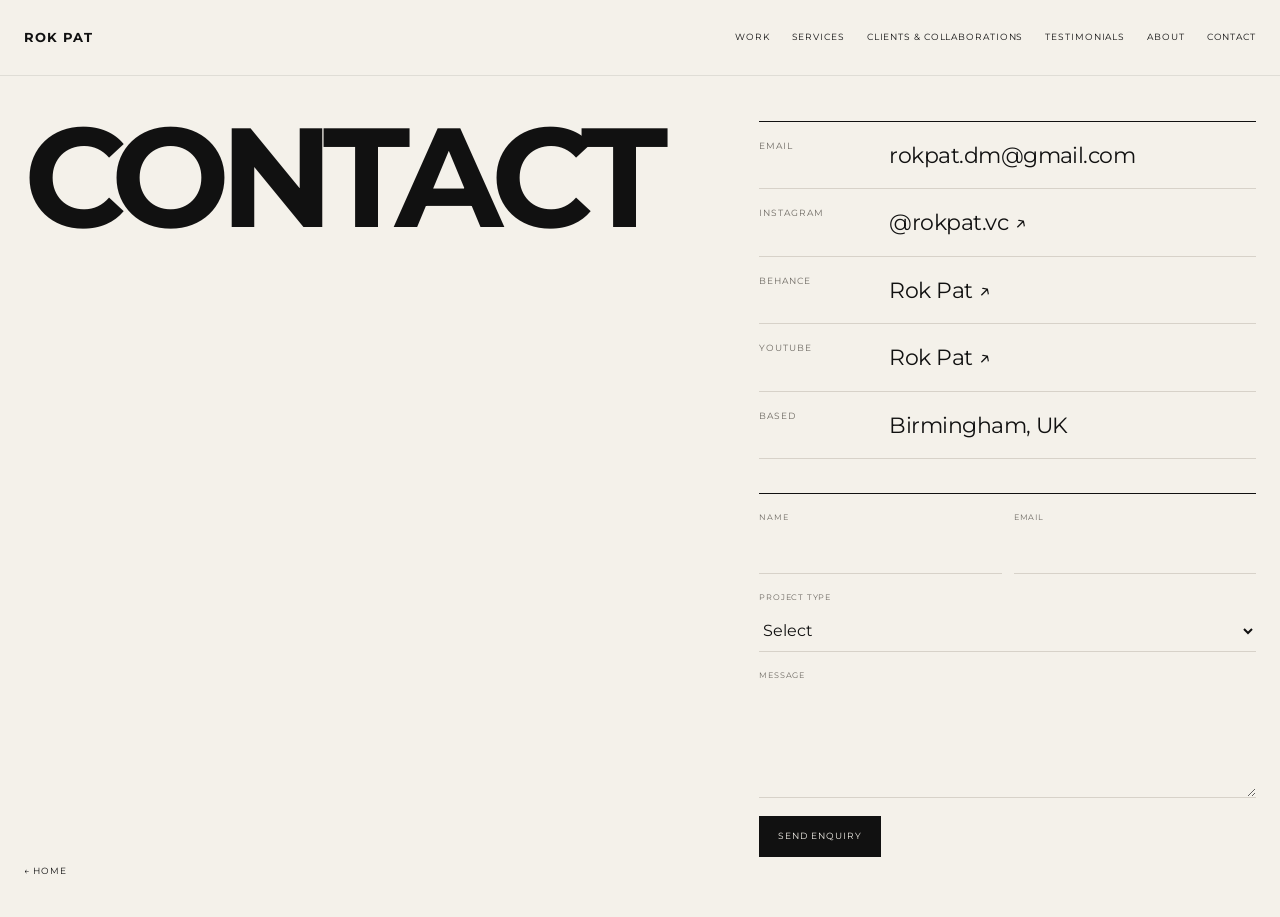
<file: contact.html>
<!doctype html>
<html lang="en">
<head>
  <meta charset="utf-8" />
  <meta name="viewport" content="width=device-width, initial-scale=1, viewport-fit=cover" />
  <meta name="theme-color" content="#f4f1ea" />
  <meta name="description" content="Contact Rok Pat." />
  <title>Contact - Rok Pat</title>
  <link rel="preconnect" href="https://fonts.googleapis.com">
  <link rel="preconnect" href="https://fonts.gstatic.com" crossorigin>
  <link href="https://fonts.googleapis.com/css2?family=Montserrat:wght@400;500;600;700&display=swap" rel="stylesheet">
  <link rel="stylesheet" href="style.css" />
</head>
<body class="contact-page">
  <header class="site-header">
    <a class="brand" href="index.html">ROK PAT</a>
    <nav class="nav" aria-label="Primary navigation">
      <a href="index.html#work">Work</a>
      <a href="index.html#services">Services</a>
      <a href="index.html#clients">Clients &amp; Collaborations</a>
      <a href="index.html#testimonials">Testimonials</a>
      <a href="index.html#about">About</a>
      <a href="contact.html">Contact</a>
    </nav>
    <button class="menu-button" type="button" aria-label="Open menu" aria-expanded="false"><span></span><span></span></button>
  </header>

  <div class="mobile-menu" aria-hidden="true">
    <a href="index.html#work">Work</a>
    <a href="index.html#services">Services</a>
    <a href="index.html#clients">Clients &amp; Collaborations</a>
    <a href="index.html#testimonials">Testimonials</a>
    <a href="index.html#about">About</a>
    <a href="contact.html">Contact</a>
  </div>

  <main class="contact-main shell">
    <h1 class="contact-title reveal">CONTACT</h1>

    <div class="contact-side">
      <div class="contact-details reveal">
        <div class="contact-row"><span>Email</span><a href="mailto:rokpat.dm@gmail.com">rokpat.dm@gmail.com</a></div>
        <div class="contact-row"><span>Instagram</span><a href="https://www.instagram.com/rokpat.vc/" target="_blank" rel="noreferrer">@rokpat.vc ↗</a></div>
        <div class="contact-row"><span>Behance</span><a href="https://www.behance.net/rokpat" target="_blank" rel="noreferrer">Rok Pat ↗</a></div>
        <div class="contact-row"><span>YouTube</span><a href="https://www.youtube.com/c/RokPat" target="_blank" rel="noreferrer">Rok Pat ↗</a></div>
        <div class="contact-row"><span>Based</span><p>Birmingham, UK</p></div>
      </div>

      <form class="contact-form reveal" id="contact-form">
        <div class="form-field">
          <label for="name">Name</label>
          <input id="name" name="name" type="text" autocomplete="name" required />
        </div>
        <div class="form-field">
          <label for="email">Email</label>
          <input id="email" name="email" type="email" autocomplete="email" required />
        </div>
        <div class="form-field full">
          <label for="project-type">Project type</label>
          <select id="project-type" name="projectType">
            <option value="">Select</option>
            <option>Video Production</option>
            <option>Direction</option>
            <option>CGI / VFX</option>
            <option>Unreal Engine</option>
            <option>Visual Design</option>
            <option>Other</option>
          </select>
        </div>
        <div class="form-field full">
          <label for="message">Message</label>
          <textarea id="message" name="message" required></textarea>
        </div>
        <button class="form-submit" type="submit">Send enquiry</button>
      </form>
    </div>
  </main>

  <a class="contact-back" href="index.html">← Home</a>
  <script src="script.js"></script>
</body>
</html>
</file>
<file: style.css>
:root{
  --bg:#f4f1ea;
  --ink:#111;
  --muted:#6f6b64;
  --line:#d7d2c9;
  --panel:#e9e4dc;
  --sans:"Montserrat",Arial,Helvetica,sans-serif;
  --ease:cubic-bezier(.22,.75,.22,1);
  --header:76px;
}
*{box-sizing:border-box}
html{scroll-behavior:smooth;background:var(--bg)}
body{margin:0;background:var(--bg);color:var(--ink);font-family:var(--sans);font-size:16px;line-height:1.4;overflow-x:hidden}
body.menu-open,body.modal-open{overflow:hidden}
a{color:inherit;text-decoration:none}
button,input,select,textarea{font:inherit;color:inherit}
button{cursor:pointer}
img{display:block;width:100%;height:100%;object-fit:cover}
::selection{background:var(--ink);color:var(--bg)}
.shell{width:min(calc(100% - 48px),1580px);margin-inline:auto}
.section{padding-top:82px}

.site-header{height:var(--header);width:100%;padding:0 24px;display:grid;grid-template-columns:auto 1fr;align-items:center;gap:36px;position:fixed;top:0;left:0;z-index:100;background:rgba(244,241,234,.94);backdrop-filter:blur(14px);border-bottom:1px solid rgba(17,17,17,.09);transition:box-shadow .25s var(--ease)}
.site-header.is-scrolled{box-shadow:0 8px 28px rgba(17,17,17,.05)}
.brand{font-weight:700;letter-spacing:.08em;font-size:13px;white-space:nowrap}
.nav{justify-self:end;display:flex;gap:22px;text-transform:uppercase;font-size:9px;letter-spacing:.1em;align-items:center}
.nav a{position:relative;padding:6px 0;white-space:nowrap}
.nav a:after{content:"";position:absolute;left:0;bottom:0;width:100%;height:1px;background:currentColor;transform:scaleX(0);transform-origin:right;transition:transform .3s var(--ease)}
.nav a:hover:after{transform:scaleX(1);transform-origin:left}
.menu-button{display:none;background:none;border:0;padding:8px;width:38px;height:38px}
.menu-button span{display:block;height:1px;background:var(--ink);margin:8px 0;transition:transform .3s var(--ease)}
.mobile-menu{position:fixed;inset:0;background:var(--ink);color:var(--bg);z-index:90;padding:104px 24px 28px;display:flex;flex-direction:column;transform:translateY(-100%);transition:transform .45s var(--ease);pointer-events:none}
.mobile-menu.is-open{transform:none;pointer-events:auto}
.mobile-menu a{font-size:clamp(30px,8vw,58px);font-weight:600;letter-spacing:-.045em;border-bottom:1px solid rgba(244,241,234,.18);padding:12px 0}

.reveal{opacity:0;transform:translateY(14px);transition:opacity .6s var(--ease),transform .6s var(--ease)}
.reveal.is-visible{opacity:1;transform:none}

.hero{padding-top:calc(var(--header) + 18px)}
.hero-grid{height:calc(100dvh - var(--header) - 34px);min-height:610px;max-height:920px;display:grid;grid-template-columns:repeat(12,minmax(0,1fr));grid-template-rows:repeat(2,minmax(0,1fr));gap:9px}
.hero-identity{grid-column:1/4;grid-row:1/3;background:var(--ink);color:var(--bg);padding:clamp(22px,2.6vw,44px);display:flex;flex-direction:column;justify-content:space-between;overflow:hidden}
.location,.role{margin:0;text-transform:uppercase;font-size:9px;letter-spacing:.14em;color:rgba(244,241,234,.62)}
.hero-identity h1{font-size:clamp(76px,9vw,162px);line-height:.72;letter-spacing:-.075em;font-weight:700;margin:auto 0 auto -5px}
.role{line-height:1.65;max-width:250px}
.hero-card{position:relative;overflow:hidden;border:0;padding:0;background:#161616;text-align:left;min-width:0}
.hero-card:after{content:"";position:absolute;inset:0;background:linear-gradient(180deg,transparent 46%,rgba(0,0,0,.62));pointer-events:none}
.hero-card img{transition:transform .75s var(--ease),filter .75s var(--ease);filter:saturate(.92)}
.hero-card:hover img{transform:scale(1.024);filter:saturate(1)}
.hero-main{grid-column:4/10;grid-row:1/3}
.hero-a{grid-column:10/13;grid-row:1/2}
.hero-b{grid-column:10/12;grid-row:2/3}
.hero-c{grid-column:12/13;grid-row:2/3}
.hero-card-meta{position:absolute;left:15px;right:15px;bottom:13px;z-index:2;color:#fff;display:flex;justify-content:space-between;align-items:flex-end;gap:12px}
.hero-card-meta strong{font-size:11px;font-weight:600;letter-spacing:-.01em}
.hero-card-meta small{font-size:7px;text-transform:uppercase;letter-spacing:.1em;color:rgba(255,255,255,.72);text-align:right}
.hero-small .hero-card-meta{display:block}
.hero-small .hero-card-meta small{display:block;text-align:left;margin-top:4px}
.hero-c .hero-card-meta small{display:none}
.hero-play{position:absolute;top:15px;right:15px;z-index:2;color:white;font-size:8px;text-transform:uppercase;letter-spacing:.11em;border-bottom:1px solid rgba(255,255,255,.65);padding-bottom:2px}

.section-head{border-top:1px solid var(--ink);padding-top:12px;margin-bottom:18px;display:flex;align-items:flex-end;justify-content:space-between;gap:24px}
.section-head h2{font-size:clamp(34px,4vw,64px);line-height:1;font-weight:600;letter-spacing:-.045em;margin:0}
.section-head>a,.work-tools>a{font-size:9px;text-transform:uppercase;letter-spacing:.1em;border-bottom:1px solid currentColor;padding-bottom:3px}
.work-tools{display:flex;align-items:center;gap:24px}
.filters{display:flex;align-items:center;gap:8px;flex-wrap:wrap}
.filter-button{border:1px solid var(--line);background:transparent;padding:6px 9px;font-size:8px;text-transform:uppercase;letter-spacing:.09em}
.filter-button.is-active{background:var(--ink);color:var(--bg);border-color:var(--ink)}

.work-grid{display:grid;grid-template-columns:repeat(12,minmax(0,1fr));gap:12px 9px;align-items:start}
.project{appearance:none;border:0;background:none;padding:0;text-align:left;width:100%;min-width:0;transition:opacity .28s var(--ease),transform .28s var(--ease)}
.project.is-hidden{display:none}
.project-a{grid-column:1/8}
.project-b{grid-column:8/13}
.project-c{grid-column:1/5}
.project-d{grid-column:5/13}
.project-e{grid-column:1/7}
.project-image{overflow:hidden;background:#ddd}
.project-a .project-image{aspect-ratio:16/9}
.project-b .project-image{aspect-ratio:5/4}
.project-c .project-image{aspect-ratio:4/5}
.project-d .project-image{aspect-ratio:16/8.4}
.project-e .project-image{aspect-ratio:16/10}
.project-image img{transition:transform .65s var(--ease),filter .65s var(--ease);filter:saturate(.94)}
.project:hover .project-image img{transform:scale(1.018);filter:saturate(1) contrast(1.02)}
.project-info{display:grid;grid-template-columns:minmax(0,1fr) auto auto;gap:16px;border-top:1px solid var(--line);padding-top:9px;margin-top:8px;align-items:start;min-height:43px}
.project-info h3{margin:0;font-size:13px;font-weight:600;letter-spacing:-.02em}
.project-info span{font-size:8px;letter-spacing:.09em;text-transform:uppercase;color:var(--muted);padding-top:2px}

.service-grid{display:grid;grid-template-columns:repeat(5,minmax(0,1fr));border-top:1px solid var(--line);border-left:1px solid var(--line)}
.service-card{min-height:176px;padding:18px;display:flex;flex-direction:column;justify-content:space-between;border-right:1px solid var(--line);border-bottom:1px solid var(--line)}
.service-card h3{font-size:clamp(19px,1.8vw,28px);line-height:1.05;letter-spacing:-.035em;font-weight:500;margin:0}
.service-card p{font-size:11px;line-height:1.55;color:var(--muted);margin:36px 0 0;max-width:210px}

.client-grid{display:grid;grid-template-columns:repeat(4,1fr);border-top:1px solid var(--line);border-left:1px solid var(--line)}
.client-grid>div{min-height:86px;display:flex;align-items:center;padding:16px;border-right:1px solid var(--line);border-bottom:1px solid var(--line);font-size:12px;font-weight:600;letter-spacing:-.015em}
.collab-grid{display:grid;grid-template-columns:1fr 1fr;gap:9px;margin-top:9px}
.collab-feature{display:block}
.collab-image{aspect-ratio:16/8;overflow:hidden;background:#ddd}
.collab-image img{transition:transform .65s var(--ease)}
.collab-feature:hover img{transform:scale(1.018)}
.collab-meta{display:flex;justify-content:space-between;gap:20px;padding:10px 0;border-bottom:1px solid var(--line)}
.collab-meta strong{font-size:13px;font-weight:600}
.collab-meta span{font-size:8px;text-transform:uppercase;letter-spacing:.09em;color:var(--muted);padding-top:2px}

.testimonials{background:var(--ink);color:var(--bg);padding-bottom:82px;margin-top:82px}
.testimonials .section-head{border-color:rgba(244,241,234,.7);padding-top:14px}
.testimonial-stage{position:relative;min-height:360px;padding:22px 0 0;display:flex;align-items:center}
.testimonial{display:none;width:min(1100px,90%)}
.testimonial.is-active{display:block}
.testimonial blockquote{font-size:clamp(38px,6.2vw,96px);line-height:.98;letter-spacing:-.055em;font-weight:500;margin:0}
.testimonial p{margin:30px 0 0;font-size:9px;text-transform:uppercase;letter-spacing:.11em;color:rgba(244,241,234,.58)}
.testimonial-controls{position:absolute;right:0;bottom:0;display:flex;gap:8px}
.testimonial-controls button{width:42px;height:42px;border:1px solid rgba(244,241,234,.28);background:transparent;color:var(--bg);font-size:15px}

.about{padding-bottom:82px;display:grid;grid-template-columns:5fr 7fr;gap:9px}
.about-image{min-height:540px;max-height:720px;overflow:hidden;background:var(--panel)}
.about-panel{background:var(--ink);color:var(--bg);padding:clamp(28px,4vw,66px);display:flex;flex-direction:column;justify-content:space-between;min-height:540px}
.about-kicker{margin:0 0 18px;text-transform:uppercase;font-size:9px;letter-spacing:.14em;color:rgba(244,241,234,.55)}
.about-panel h2{margin:0 0 24px;font-size:clamp(54px,7vw,112px);line-height:.84;letter-spacing:-.065em;font-weight:600}
.about-panel>div>p:not(.about-kicker){font-size:clamp(17px,1.7vw,26px);line-height:1.45;letter-spacing:-.025em;margin:0;max-width:680px;color:rgba(244,241,234,.84)}
.about-secondary{font-size:13px!important;line-height:1.65!important;letter-spacing:0!important;color:rgba(244,241,234,.58)!important;margin-top:24px!important;max-width:560px!important}
.about-meta{display:grid;grid-template-columns:repeat(2,minmax(0,1fr));border-top:1px solid rgba(244,241,234,.18);margin-top:48px}
.about-meta a{padding:13px 0;border-bottom:1px solid rgba(244,241,234,.18);font-size:9px;text-transform:uppercase;letter-spacing:.11em}
.about-meta a:nth-child(even){text-align:right}

.contact-band{background:var(--panel);border-block:1px solid var(--line)}
.contact-band-inner{min-height:148px;display:grid;grid-template-columns:120px 1fr auto;gap:30px;align-items:center}
.contact-band-inner>span,.contact-band-inner>a:last-child{font-size:9px;text-transform:uppercase;letter-spacing:.11em;color:var(--muted)}
.contact-band-inner>a:nth-child(2){font-size:clamp(24px,4.7vw,70px);letter-spacing:-.055em;font-weight:500;overflow-wrap:anywhere}
.contact-band-inner>a:last-child{border-bottom:1px solid currentColor;padding-bottom:3px;color:var(--ink)}
.footer{min-height:82px;display:grid;grid-template-columns:1fr auto auto;gap:30px;align-items:center}
.footer span{font-size:8px;text-transform:uppercase;letter-spacing:.1em;color:var(--muted)}

.video-modal{width:100vw;max-width:none;height:100dvh;max-height:none;border:0;padding:0;margin:0;background:rgba(8,8,8,.98);color:#fff}
.video-modal::backdrop{background:rgba(0,0,0,.88)}
.video-wrap{width:min(calc(100% - 64px),1320px);aspect-ratio:16/9;position:absolute;left:50%;top:50%;transform:translate(-50%,-50%);background:#000}
.video-wrap iframe{border:0;width:100%;height:100%}
.modal-close{position:absolute;right:28px;top:26px;z-index:3;background:none;border:0;color:#fff;text-transform:uppercase;letter-spacing:.12em;font-size:10px}
#modal-title{position:absolute;left:32px;bottom:24px;margin:0;text-transform:uppercase;letter-spacing:.1em;font-size:10px;color:rgba(255,255,255,.6)}

.contact-page{min-height:100dvh;padding-top:var(--header);display:flex;flex-direction:column}
.contact-main{flex:1;padding-top:5vh;padding-bottom:60px;display:grid;grid-template-columns:.8fr 1.2fr;gap:8vw;align-items:start}
.contact-title{font-size:clamp(72px,11vw,185px);line-height:.8;letter-spacing:-.075em;font-weight:700;margin:0}
.contact-side{display:grid;grid-template-columns:1fr;gap:34px}
.contact-details{border-top:1px solid var(--ink)}
.contact-row{display:grid;grid-template-columns:110px 1fr;gap:20px;padding:18px 0;border-bottom:1px solid var(--line)}
.contact-row span{font-size:9px;text-transform:uppercase;letter-spacing:.11em;color:var(--muted)}
.contact-row a,.contact-row p{font-size:clamp(16px,1.7vw,23px);margin:0;letter-spacing:-.025em}
.contact-form{border-top:1px solid var(--ink);padding-top:18px;display:grid;grid-template-columns:1fr 1fr;gap:18px 12px}
.form-field{display:flex;flex-direction:column;gap:7px}
.form-field.full{grid-column:1/-1}
.form-field label{font-size:8px;text-transform:uppercase;letter-spacing:.1em;color:var(--muted)}
.form-field input,.form-field select,.form-field textarea{width:100%;border:0;border-bottom:1px solid var(--line);background:transparent;padding:10px 0;border-radius:0;outline:none}
.form-field textarea{min-height:110px;resize:vertical}
.form-submit{grid-column:1/-1;border:1px solid var(--ink);background:var(--ink);color:var(--bg);padding:13px 18px;text-transform:uppercase;font-size:9px;letter-spacing:.11em;justify-self:start}
.contact-back{position:fixed;left:24px;bottom:22px;font-size:9px;text-transform:uppercase;letter-spacing:.11em}

@media (min-width:1600px){
  .shell{width:min(calc(100% - 72px),1780px)}
  .hero-grid{max-height:980px;gap:11px}
  .service-card{min-height:190px}
  .client-grid>div{min-height:96px}
}

@media (min-width:768px) and (max-width:1199px){
  :root{--header:70px}
  .shell{width:min(calc(100% - 32px),1160px)}
  .site-header{padding:0 16px;grid-template-columns:1fr auto}
  .nav{display:none}
  .menu-button{display:block;justify-self:end}
  .hero{padding-top:calc(var(--header) + 12px)}
  .hero-grid{height:auto;min-height:0;max-height:none;grid-template-columns:repeat(8,1fr);grid-template-rows:220px 240px 210px;gap:8px}
  .hero-identity{grid-column:1/4;grid-row:1/2;padding:20px}
  .hero-identity h1{font-size:clamp(70px,11vw,108px);margin:20px 0 0 -3px}
  .role{font-size:8px}
  .hero-main{grid-column:4/9;grid-row:1/3}
  .hero-a{grid-column:1/3;grid-row:2/3}
  .hero-b{grid-column:3/4;grid-row:2/3}
  .hero-c{grid-column:1/4;grid-row:3/4}
  .hero-c .hero-card-meta small{display:block}
  .hero-card-meta{left:11px;right:11px;bottom:10px}
  .section{padding-top:62px}
  .section-head{align-items:flex-start}
  .work-tools{align-items:flex-end;flex-direction:column;gap:10px}
  .work-grid{gap:10px 8px}
  .project-a{grid-column:1/8}.project-b{grid-column:8/13}.project-c{grid-column:1/6}.project-d{grid-column:6/13}.project-e{grid-column:1/7}
  .project-info{grid-template-columns:1fr auto;gap:5px 10px}
  .project-info span:first-of-type{grid-column:1/2}
  .project-info span:last-child{grid-column:2/3;grid-row:1/2}
  .service-grid{grid-template-columns:repeat(3,1fr)}
  .service-card{min-height:145px}
  .client-grid{grid-template-columns:repeat(2,1fr)}
  .collab-image{aspect-ratio:4/3}
  .testimonial-stage{min-height:300px}
  .about{grid-template-columns:1fr 1fr;padding-bottom:62px}
  .about-image,.about-panel{min-height:470px}
  .contact-main{grid-template-columns:1fr;gap:44px;padding-top:5vh}
}

@media (max-width:767px){
  :root{--header:64px}
  .shell{width:calc(100% - 24px)}
  .site-header{height:var(--header);padding:0 12px;grid-template-columns:1fr auto}
  .nav{display:none}
  .menu-button{display:block;justify-self:end}
  .mobile-menu{padding:90px 16px 24px}
  .mobile-menu a{font-size:clamp(28px,8.8vw,46px);padding:10px 0}
  .hero{padding-top:calc(var(--header) + 10px)}
  .hero-grid{height:auto;min-height:0;max-height:none;display:grid;grid-template-columns:1fr 1fr;grid-template-rows:auto;gap:6px}
  .hero-identity{grid-column:1/-1;grid-row:auto;min-height:250px;padding:20px}
  .hero-identity h1{font-size:clamp(86px,28vw,150px);margin:20px 0 12px -4px}
  .hero-main{grid-column:1/-1;grid-row:auto;aspect-ratio:4/5}
  .hero-a,.hero-b,.hero-c{grid-column:auto;grid-row:auto;aspect-ratio:1/1}
  .hero-c{grid-column:1/-1;aspect-ratio:16/9}
  .hero-card-meta{left:10px;right:10px;bottom:9px}
  .hero-card-meta strong{font-size:10px}
  .hero-card-meta small{font-size:6px}
  .hero-play{top:10px;right:10px}
  .section{padding-top:52px}
  .section-head{align-items:flex-start;gap:14px;margin-bottom:14px}
  .section-head h2{font-size:clamp(31px,10vw,46px)}
  .work-tools{display:block;text-align:right}
  .filters{display:none}
  .work-grid{display:flex;overflow-x:auto;gap:8px;margin-right:-12px;padding-right:12px;scroll-snap-type:x mandatory;scrollbar-width:none}
  .work-grid::-webkit-scrollbar{display:none}
  .project,.project-a,.project-b,.project-c,.project-d,.project-e{flex:0 0 84vw;grid-column:auto;scroll-snap-align:start}
  .project .project-image,.project-a .project-image,.project-b .project-image,.project-c .project-image,.project-d .project-image,.project-e .project-image{aspect-ratio:4/5}
  .project-info{grid-template-columns:1fr auto;gap:5px 10px}
  .project-info span:first-of-type{grid-column:1/2}
  .project-info span:last-child{grid-column:2/3;grid-row:1/2}
  .service-grid{display:flex;overflow-x:auto;border-left:0;gap:7px;scroll-snap-type:x mandatory;scrollbar-width:none}
  .service-grid::-webkit-scrollbar{display:none}
  .service-card{flex:0 0 78vw;min-height:170px;scroll-snap-align:start;border-left:1px solid var(--line)}
  .service-card p{font-size:11px}
  .client-grid{grid-template-columns:1fr 1fr;border-left:1px solid var(--line)}
  .client-grid>div{min-height:78px;font-size:10px;padding:12px}
  .collab-grid{grid-template-columns:1fr;gap:24px;margin-top:24px}
  .collab-image{aspect-ratio:4/3}
  .collab-meta{display:block}
  .collab-meta span{display:block;margin-top:4px}
  .testimonials{margin-top:52px;padding-bottom:52px}
  .testimonial-stage{min-height:300px;padding-bottom:58px}
  .testimonial{width:100%}
  .testimonial blockquote{font-size:clamp(34px,11vw,58px)}
  .testimonial-controls{left:0;right:auto}
  .about{grid-template-columns:1fr;padding-bottom:52px;gap:7px}
  .about-image{min-height:0;max-height:none;aspect-ratio:1/1}
  .about-panel{min-height:440px;padding:24px}
  .about-panel h2{font-size:clamp(54px,18vw,82px)}
  .about-meta{margin-top:36px}
  .contact-band-inner{min-height:174px;display:flex;flex-direction:column;align-items:flex-start;justify-content:center;gap:10px}
  .contact-band-inner>a:nth-child(2){font-size:clamp(24px,8vw,38px)}
  .footer{min-height:92px;grid-template-columns:1fr auto;gap:12px}
  .footer span:nth-child(2){display:none}
  .video-wrap{width:calc(100% - 16px)}
  #modal-title{left:12px;bottom:14px}
  .modal-close{right:12px;top:14px}
  .contact-page{padding-top:var(--header)}
  .contact-main{grid-template-columns:1fr;gap:36px;padding-top:34px;padding-bottom:90px}
  .contact-title{font-size:clamp(70px,24vw,120px)}
  .contact-row{grid-template-columns:76px 1fr;gap:12px;padding:15px 0}
  .contact-form{grid-template-columns:1fr}
  .form-field.full,.form-submit{grid-column:1}
  .contact-back{left:12px;bottom:12px}
}

@media (prefers-reduced-motion:reduce){
  html{scroll-behavior:auto}
  .reveal{opacity:1;transform:none;transition:none}
  .project-image img,.hero-card img,.collab-image img{transition:none}
}
</file>
